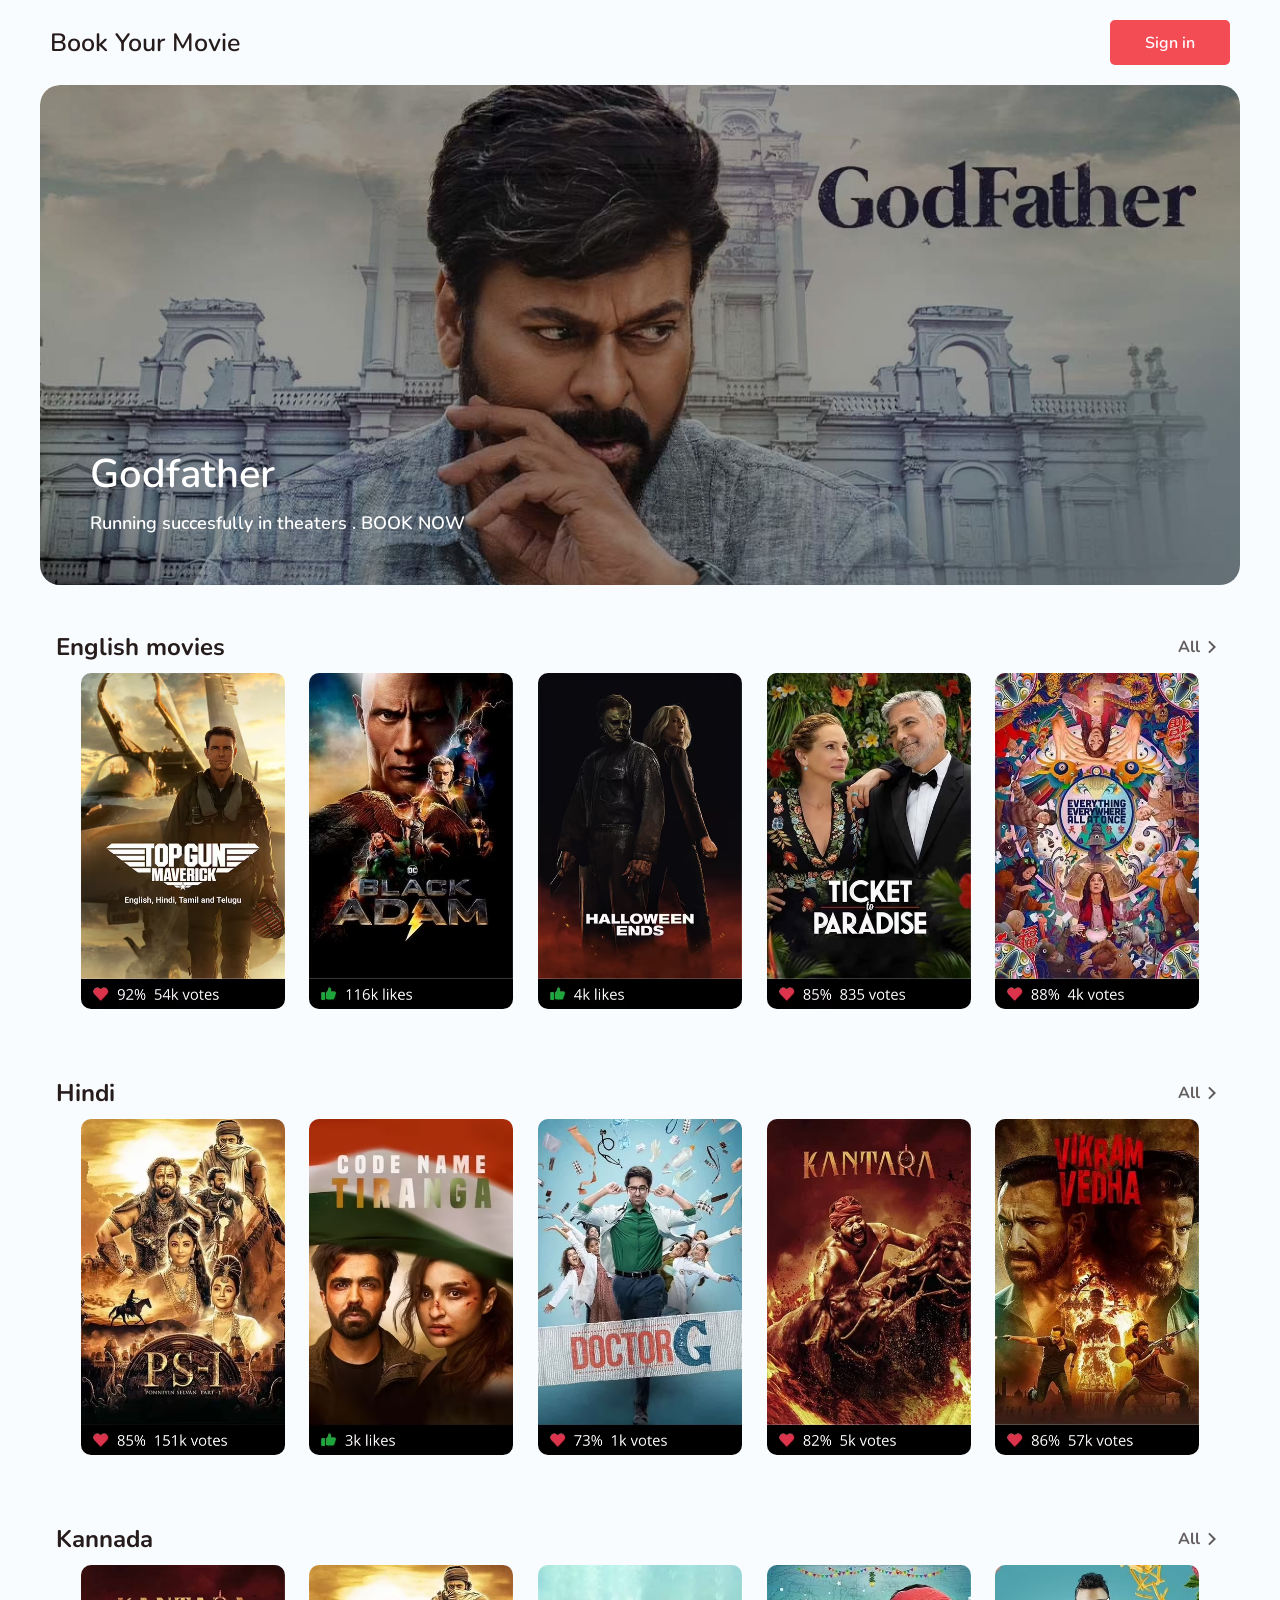
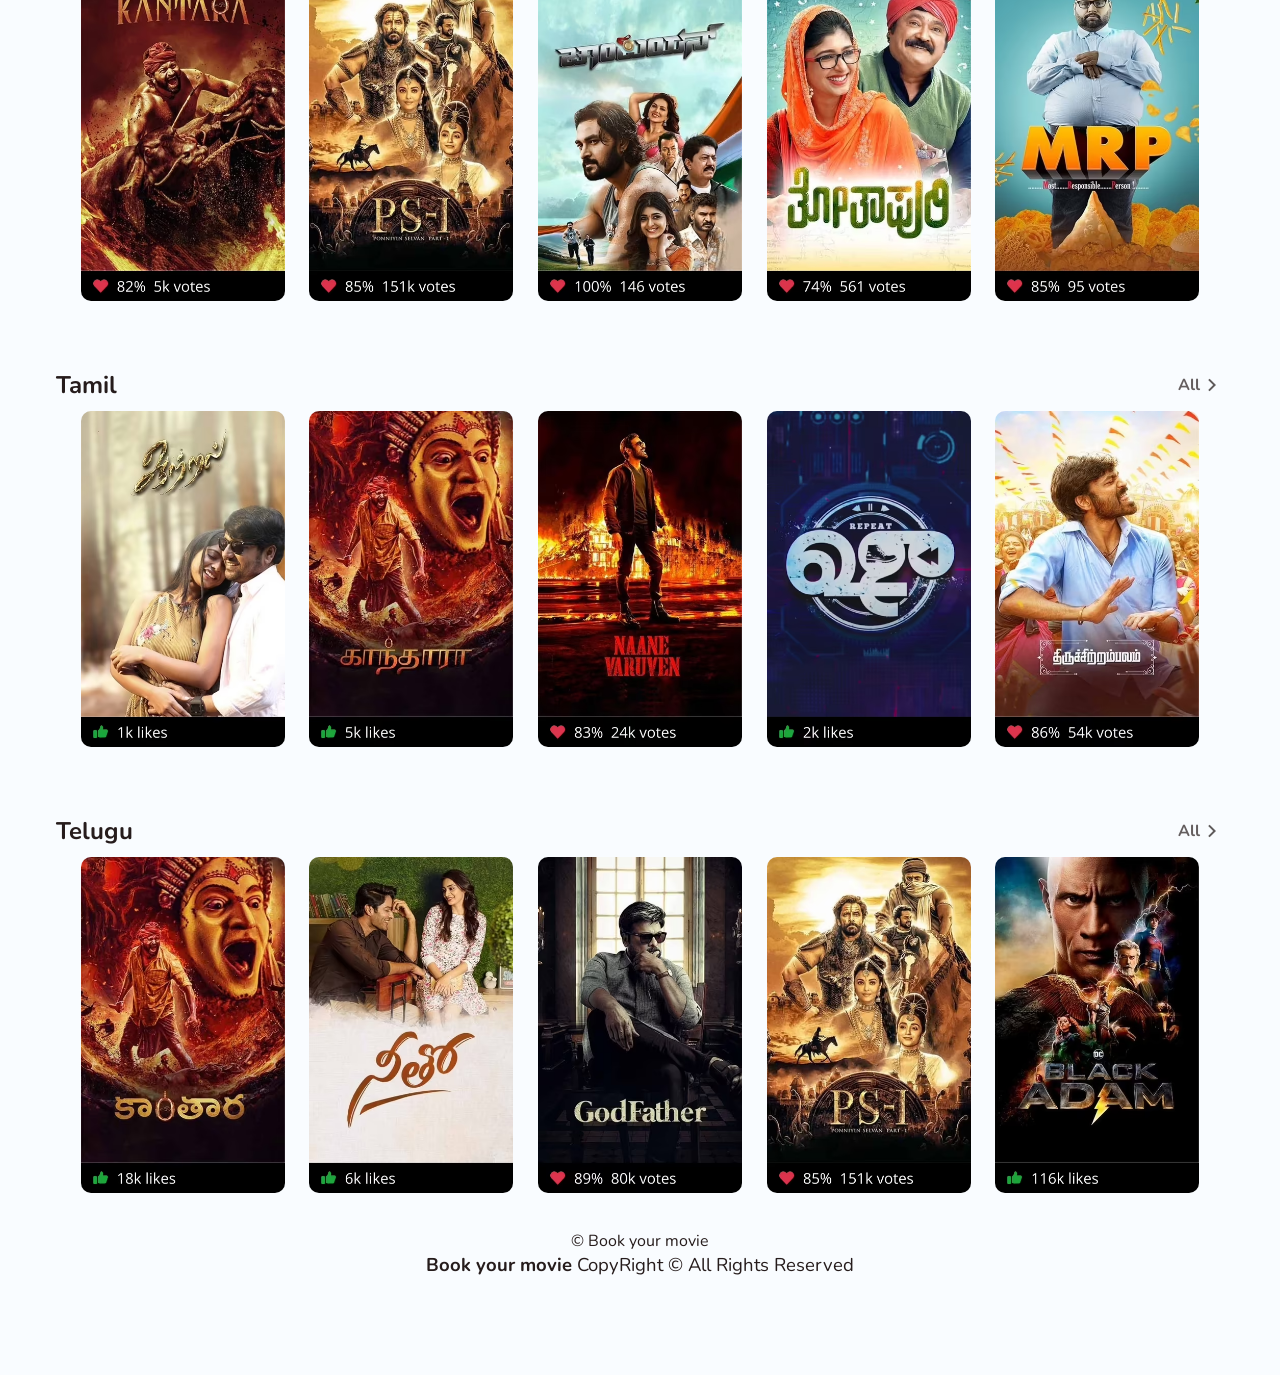
<file: movie-booking-website-main/movie-booking-website-main/bookYourMovie-main/index.html>
<!DOCTYPE html>
<html lang="en">

<head>
    <meta charset="UTF-8">
    <meta http-equiv="X-UA-Compatible" content="IE=edge">
    <meta name="viewport" content="width=device-width, initial-scale=1.0">
    <title>BookYrMovie</title>
    <link rel="stylesheet" href="css/style.css">
</head>

<body>

    <header class="header">
        <div class="container">
            <div class="logo">Book Your Movie</div>
            <!-- <nav class="menu">
                <a href="">
                    <svg fill="rgba(30,23,22,1)" viewBox="0 0 24 24" width="24" height="24" xmlns="http://www.w3.org/2000/svg">
                        <path d="M0 0h24v24H0V0z" fill="none"/>
                        <path d="M4 6.47L5.76 10H20v8H4V6.47M22 4h-4l2 4h-3l-2-4h-2l2 4h-3l-2-4H8l2 4H7L5 4H4c-1.1 0-1.99.9-1.99 2L2 18c0 1.1.9 2 2 2h16c1.1 0 2-.9 2-2V4z"/>
                        </svg>
                    Movies
                </a>

                <a href="">
                    <svg fill="rgba(30,23,22,1)" viewBox="0 0 24 24" width="24" height="24" xmlns="http://www.w3.org/2000/svg">
                        <path d="M0 0h24v24H0V0z" fill="none"/>
                        <path d="M20 4H4c-1.1 0-2 .9-2 2v12c0 1.1.9 2 2 2h16c1.1 0 2-.9 2-2V6c0-1.1-.9-2-2-2zm0 14H4V6h16v12zM6 10h2v2H6zm0 4h8v2H6zm10 0h2v2h-2zm-6-4h8v2h-8z"/>
                        </svg>
                    popular cities
                </a>
                <a href="">
                    <svg fill="#fff" viewBox="0 0 24 24" width="24" height="24" xmlns="http://www.w3.org/2000/svg">
                        <path d="M0 0h24v24H0V0z" fill="none"/>
                        <path d="M12 14c1.66 0 3-1.34 3-3V5c0-1.66-1.34-3-3-3S9 3.34 9 5v6c0 1.66 1.34 3 3 3zm-1-9c0-.55.45-1 1-1s1 .45 1 1v6c0 .55-.45 1-1 1s-1-.45-1-1V5zm6 6c0 2.76-2.24 5-5 5s-5-2.24-5-5H5c0 3.53 2.61 6.43 6 6.92V21h2v-3.08c3.39-.49 6-3.39 6-6.92h-2z"/>
                        </svg>
                        
                    stream
                </a>
                <!-- <a href=""> -->
            <!-- <svg fill="rgba(30,23,22,1)" viewBox="0 0 24 24" width="24" height="24" xmlns="http://www.w3.org/2000/svg">
                        <path d="M0 0h24v24H0V0z" fill="none"/>
                        <path d="M12 1.95c-5.52 0-10 4.48-10 10s4.48 10 10 10h5v-2h-5c-4.34 0-8-3.66-8-8s3.66-8 8-8 8 3.66 8 8v1.43c0 .79-.71 1.57-1.5 1.57s-1.5-.78-1.5-1.57v-1.43c0-2.76-2.24-5-5-5s-5 2.24-5 5 2.24 5 5 5c1.38 0 2.64-.56 3.54-1.47.65.89 1.77 1.47 2.96 1.47 1.97 0 3.5-1.6 3.5-3.57v-1.43c0-5.52-4.48-10-10-10zm0 13c-1.66 0-3-1.34-3-3s1.34-3 3-3 3 1.34 3 3-1.34 3-3 3z"/>
                        </svg>
                        Contact
                </a>
            </nav> -->
            <div class="user-actions">
                <div class="signin" onclick="document.getElementById('id01').style.display='block'">Sign in</div>
            </div>
            <label class="openmenu">=
                <svg fill="rgba(30,23,22,1)" width="32" height="32" viewBox="0 0 24 24"
                    xmlns="http://www.w3.org/2000/svg">
                    <path d="M0 0h24v24H0V0z" fill="none" />
                    <path d="M3 18h18v-2H3v2zm0-5h18v-2H3v2zm0-7v2h18V6H3z" />
                </svg>
            </label>
        </div>
    </header>
    <div onclick="document.getElementById('id01').style.display='block'">
        <!-- login section  -->

        <div id="id01" class="modal">
            <span onclick="document.getElementById('id01').style.display='none'" class="close"
                title="Close Modal">&times;</span>

            <!-- Modal Content -->
            <form class="modal-content animate" action="/BookingPage/index.html">

                <div class="imgcontainer">
                    <b>login to continue</b>
                    <img src="images/userImage/user.png" alt="User" class="avatar">
                </div>

                <div class="container">
                    <label for="uname"><b>Username</b></label>
                    <input type="text" placeholder="Enter Username" name="uname" required>

                    <label for="psw"><b>Password</b></label>
                    <input type="password" placeholder="Enter Password" name="psw" required>

                    <button type="submit">Login</button>
                    <label>
                        <input type="checkbox" checked="checked" name="remember"> Remember me
                    </label>
                </div>

                <div class="container" style="background-color:#f1f1f1">
                    <button type="button" onclick="document.getElementById('id01').style.display='none'"
                        class="cancelbtn">Cancel</button>
                    <span class="psw">Forgot <a href="#">password?</a></span>
                </div>
            </form>
        </div>

        <div class="recommended-movie">
            <div class="container" style="background-image: url(images/godfather.avif);">
                <div class="subtitle">
                    <div class="title">Godfather</div>
                    <div class="about">Running succesfully in theaters . BOOK NOW</div>
                </div>
            </div>
        </div>


        <div class="movie-types">
            <div class="container">
                <h5>English movies <a href="">All<svg xmlns="http://www.w3.org/2000/svg" viewBox="0 0 24 24" width="24"
                            height="24">
                            <path fill="none" d="M0 0h24v24H0z" />
                            <path d="M13.172 12l-4.95-4.95 1.414-1.414L16 12l-6.364 6.364-1.414-1.414z"
                                fill="rgba(30,23,22,1)" />
                        </svg></a></h5>
                <div class="wrapper">

                    <div class="movie" style="background-image: url(images/english/topgun-portrait.avif)"></div>
                    <div class="movie" style="background-image: url(images/english/black-adam-portrait.avif)"></div>
                    <div class="movie" style="background-image: url(images/english/halloween-endportrait.avif)"></div>
                    <div class="movie" style="background-image: url(images/english/ticket-to-paradise-portrait.avif)">
                    </div>
                    <div class="movie" style="background-image: url(images/english/everywherej-portrait.avif)"></div>

                </div>
            </div>
        </div>


        <div class="movie-types">
            <div class="container">
                <h5>Hindi <a href="">All<svg xmlns="http://www.w3.org/2000/svg" viewBox="0 0 24 24" width="24"
                            height="24">
                            <path fill="none" d="M0 0h24v24H0z" />
                            <path d="M13.172 12l-4.95-4.95 1.414-1.414L16 12l-6.364 6.364-1.414-1.414z"
                                fill="rgba(30,23,22,1)" />
                        </svg></a></h5>
                <div class="wrapper">

                    <div class="movie" style="background-image: url(images/hindi/ps1-portrait.avif)"></div>
                    <div class="movie" style="background-image: url(images/hindi/codename-portrait.avif)"></div>
                    <div class="movie" style="background-image: url(images/hindi/Doctor-g-portrait.avif)"></div>
                    <div class="movie" style="background-image: url(images/hindi/kantara-portrait.avif)"></div>
                    <div class="movie" style="background-image: url(images/hindi/vikramveda-portrait.avif)"></div>

                </div>
            </div>
        </div>


        <div class="movie-types">
            <div class="container">
                <h5>Kannada <a href="">All<svg xmlns="http://www.w3.org/2000/svg" viewBox="0 0 24 24" width="24"
                            height="24">
                            <path fill="none" d="M0 0h24v24H0z" />
                            <path d="M13.172 12l-4.95-4.95 1.414-1.414L16 12l-6.364 6.364-1.414-1.414z"
                                fill="rgba(30,23,22,1)" />
                        </svg></a></h5>
                <div class="wrapper">

                    <div class="movie" style="background-image: url(images/hindi/kantara-portrait.avif)"></div>
                    <div class="movie" style="background-image: url(images/hindi/ps1-portrait.avif)"></div>
                    <div class="movie" style="background-image: url(images/kannada/kannada-movie-portrait.avif)"></div>
                    <div class="movie" style="background-image: url(images/kannada/tottapuri-portrait.avif)"></div>
                    <div class="movie" style="background-image: url(images/kannada/mrp-portrait\ \(1\).avif)"></div>

                </div>
            </div>
        </div>



        <div class="movie-types">
            <div class="container">
                <h5>Tamil <a href="">All<svg xmlns="http://www.w3.org/2000/svg" viewBox="0 0 24 24" width="24"
                            height="24">
                            <path fill="none" d="M0 0h24v24H0z" />
                            <path d="M13.172 12l-4.95-4.95 1.414-1.414L16 12l-6.364 6.364-1.414-1.414z"
                                fill="rgba(30,23,22,1)" />
                        </svg></a></h5>
                <div class="wrapper">

                    <div class="movie" style="background-image: url(images/tamil/aatral-portrait.avif)"></div>
                    <div class="movie" style="background-image: url(images/tamil/kandara-portrait.avif)"></div>
                    <div class="movie" style="background-image: url(images/tamil/naane-varuve-portrait.avif)"></div>
                    <div class="movie" style="background-image: url(images/tamil/repeat-portrait.avif)"></div>
                    <div class="movie" style="background-image: url(images/tamil/tiruchambalam-portrait.avif)"></div>

                </div>
            </div>
        </div>


        <div class="movie-types">
            <div class="container">
                <h5>Telugu <a href="">All<svg xmlns="http://www.w3.org/2000/svg" viewBox="0 0 24 24" width="24"
                            height="24">
                            <path fill="none" d="M0 0h24v24H0z" />
                            <path d="M13.172 12l-4.95-4.95 1.414-1.414L16 12l-6.364 6.364-1.414-1.414z"
                                fill="rgba(30,23,22,1)" />
                        </svg></a></h5>
                <div class="wrapper">

                    <div class="movie" style="background-image: url(images/telugu/kandara-portrait.avif)"></div>
                    <div class="movie" style="background-image: url(images/telugu/neeto-portrait.avif)"></div>
                    <div class="movie" style="background-image: url(images/telugu/god-father-portrait.avif)"></div>
                    <div class="movie" style="background-image: url(images/hindi/ps1-portrait.avif)"></div>
                    <div class="movie" style="background-image: url(images/english/black-adam-portrait.avif)"></div>

                </div>
            </div>
        </div>

        <footer class="footer">
            <div class="container">
                <div class="Copyright">
                    © Book your movie
                </div>
                <div class="text">
                    <b>Book your movie</b> CopyRight © All Rights Reserved
                </div>
            </div>
        </footer>
        <div class="mobile-menu">
            <div class="head">
                <div class="logo">Book your Movie</div>
                <label class="closemenu">
                    <svg fill="rgba(30,23,22,1)" width="32" height="32" viewBox="0 0 24 24"
                        xmlns="http://www.w3.org/2000/svg">
                        <path d="M0 0h24v24H0V0z" fill="none" />
                        <path
                            d="M19 6.41L17.59 5 12 10.59 6.41 5 5 6.41 10.59 12 5 17.59 6.41 19 12 13.41 17.59 19 19 17.59 13.41 12 19 6.41z" />
                    </svg>

                </label>

            </div>
            <nav class="menu">
                <a href="">
                    <svg fill="rgba(30,23,22,1)" viewBox="0 0 24 24" width="24" height="24"
                        xmlns="http://www.w3.org/2000/svg">
                        <path d="M0 0h24v24H0V0z" fill="none" />
                        <path
                            d="M4 6.47L5.76 10H20v8H4V6.47M22 4h-4l2 4h-3l-2-4h-2l2 4h-3l-2-4H8l2 4H7L5 4H4c-1.1 0-1.99.9-1.99 2L2 18c0 1.1.9 2 2 2h16c1.1 0 2-.9 2-2V4z" />
                    </svg>
                    Movies
                </a>


                <a href="">
                    <svg fill="rgba(30,23,22,1)" viewBox="0 0 24 24" width="24" height="24"
                        xmlns="http://www.w3.org/2000/svg">
                        <path d="M0 0h24v24H0V0z" fill="none" />
                        <path
                            d="M20 4H4c-1.1 0-2 .9-2 2v12c0 1.1.9 2 2 2h16c1.1 0 2-.9 2-2V6c0-1.1-.9-2-2-2zm0 14H4V6h16v12zM6 10h2v2H6zm0 4h8v2H6zm10 0h2v2h-2zm-6-4h8v2h-8z" />
                    </svg>
                    popular cities
                </a>
                <a href="">
                    <svg fill="rgba(30,23,22,1)" viewBox="0 0 24 24" width="24" height="24"
                        xmlns="http://www.w3.org/2000/svg">
                        <path d="M0 0h24v24H0V0z" fill="none" />
                        <path
                            d="M12 14c1.66 0 3-1.34 3-3V5c0-1.66-1.34-3-3-3S9 3.34 9 5v6c0 1.66 1.34 3 3 3zm-1-9c0-.55.45-1 1-1s1 .45 1 1v6c0 .55-.45 1-1 1s-1-.45-1-1V5zm6 6c0 2.76-2.24 5-5 5s-5-2.24-5-5H5c0 3.53 2.61 6.43 6 6.92V21h2v-3.08c3.39-.49 6-3.39 6-6.92h-2z" />
                    </svg>

                    stream
                </a>
                <a href="">
                    <svg fill="rgba(30,23,22,1)" viewBox="0 0 24 24" width="24" height="24"
                        xmlns="http://www.w3.org/2000/svg">
                        <path d="M0 0h24v24H0V0z" fill="none" />
                        <path
                            d="M12 1.95c-5.52 0-10 4.48-10 10s4.48 10 10 10h5v-2h-5c-4.34 0-8-3.66-8-8s3.66-8 8-8 8 3.66 8 8v1.43c0 .79-.71 1.57-1.5 1.57s-1.5-.78-1.5-1.57v-1.43c0-2.76-2.24-5-5-5s-5 2.24-5 5 2.24 5 5 5c1.38 0 2.64-.56 3.54-1.47.65.89 1.77 1.47 2.96 1.47 1.97 0 3.5-1.6 3.5-3.57v-1.43c0-5.52-4.48-10-10-10zm0 13c-1.66 0-3-1.34-3-3s1.34-3 3-3 3 1.34 3 3-1.34 3-3 3z" />
                    </svg>
                    Contact
                </a>

            </nav>
            <div class="user-actions">
                <div class="signin">Sign in</div>
            </div>
        </div>
    </div>
    <script src="js/script.js"></script>
</body>

</html>
</file>
<file: movie-booking-website-main/movie-booking-website-main/bookYourMovie-main/css/style.css>
@import url('https://fonts.googleapis.com/css2?family=Nunito:wght@200;300;400;600&display=swap');

* {
    margin: 0;
    padding: 0;
    box-sizing: border-box;
    font-family: 'Nunito', sans-serif;
}



:root {
    --primary-color: #f34c55;
    --secondary-color: #f9fcff;
    --backdrop-color: #fff;
    --text-color: #261c1c;

}

body {
    background-color: var(--secondary-color);
}

.header {
    width: 100%;
    height: 85px;
    background-color: var(--secondary-color);
    position: relative;
}

.header .container {
    width: 1200px;
    height: 85px;
    position: relative;
    margin: auto;
    display: flex;
    justify-content: space-between;
    align-items: center;
    padding-right: 10px;
    padding-left: 10px;
}

.header .container .logo {
    color: var(--text-color);
    font-size: 25px;
    font-family: 'Nunito', sans-serif;
    font-weight: 600;
    cursor: pointer;
}

.header .container label {
    width: 32px;
    height: 32px;
    opacity: 0;
    visibility: hidden;
    display: none;
}

.header .container .menu {
    display: flex;
    flex-direction: row;
    margin-top: 1px;
}

.header .container .menu a {
    display: flex;
    justify-content: space-between;
    flex-direction: column;
    align-items: center;
    text-decoration: none;
    color: var(--text-color);
    font-family: 'Nunito', sans-serif;
    font-weight: 600;
    font-size: 15px;
    margin-right: 35px;
    transition: 150ms color ease-in-out;
}

.header .container .menu a svg {
    margin-bottom: 5px;
}

.header .container .menu a:hover {
    color: var(--primary-color);
}

.header .container .menu a svg {
    transition: 150ms fill ease-in-out;
}

.header .container .menu a:hover svg {
    fill: var(--primary-color) !important;
}

.header .container .user-actions .signin {
    width: 120px;
    height: 45px;
    background-color: #f34c55;
    color: var(--backdrop-color);
    display: flex;
    justify-content: center;
    align-items: center;
    border-radius: 5px;
    cursor: pointer;
    font-weight: 600;
    transition: 200ms background-color ease-in-out;
}

.header .container .user-actions .signin:hover {
    background-color: #f34c54e1;
}

/* login section */

input[type=text],
input[type=password] {
    width: 100%;
    padding: 12px 20px;
    margin: 8px 0;
    display: inline-block;
    border: 1px solid #ccc;
    box-sizing: border-box;
}

/* Set a style for all buttons */
button {
    background-color: #04AA6D;
    color: white;
    padding: 14px 20px;
    margin: 8px 0;
    border: none;
    cursor: pointer;
    width: 100%;
}

button:hover {
    opacity: 0.8;
}

/* Extra styles for the cancel button */
.cancelbtn {
    width: auto;
    padding: 10px 18px;
    background-color: #f44336;
}

/* Center the image and position the close button */
.imgcontainer {
    text-align: center;
    margin: 24px 0 12px 0;
    position: relative;
    display: flex;
    flex-direction: column;
    align-items: center;
}

img.avatar {
    width: 40%;
    border-radius: 50%;
}

.container {
    padding: 16px;
}

span.psw {
    float: right;
    padding-top: 16px;
}


/* The Modal (background) */
.modal {
    display: none;
    /* Hidden by default */
    position: fixed;
    /* Stay in place */
    z-index: 1;
    /* Sit on top */
    left: 0;
    top: 0;
    width: 100%;
    /* Full width */
    height: 100%;
    /* Full height */
    overflow: auto;
    /* Enable scroll if needed */
    background-color: rgb(0, 0, 0);
    /* Fallback color */
    background-color: rgba(0, 0, 0, 0.4);
    /* Black w/ opacity */
    padding-top: 60px;
}

/* Modal Content/Box */
.modal-content {
    background-color: #fefefe;
    margin: 5px auto;
    /* 15% from the top and centered */
    border: 1px solid #888;
    width: 27%;
    /* Could be more or less, depending on screen size */
}

.modal-content .imgcontainer b {
    padding-bottom: 10px;
}

/* The Close Button */
.close {
    /* Position it in the top right corner outside of the modal */
    position: absolute;
    right: 25px;
    top: 0;
    color: #000;
    font-size: 35px;
    font-weight: bold;
}

/* Close button on hover */
.close:hover,
.close:focus {
    color: red;
    cursor: pointer;
}

/* Add Zoom Animation */
.animate {
    -webkit-animation: animatezoom 0.6s;
    animation: animatezoom 0.6s
}

@-webkit-keyframes animatezoom {
    from {
        -webkit-transform: scale(0)
    }

    to {
        -webkit-transform: scale(1)
    }
}

@keyframes animatezoom {
    from {
        transform: scale(0)
    }

    to {
        transform: scale(1)
    }
}


.receommended-movie {
    width: 100%;
    height: 515px;
    position: relative;
    margin-top: 15px;

}

.recommended-movie .container {
    width: 1200px;
    height: 500px;
    position: relative;
    background-color: var(--backdrop-color);
    margin: auto;
    border-radius: 20px;
    background-repeat: no-repeat;
    background-position: center;
    background-repeat: no-repeat;
    background-size: cover;
    opacity: 1;
    cursor: pointer;
    overflow: hidden;
}

.recommended-movie .container::before {
    content: '';
    width: 1200px;
    height: 500px;
    position: absolute;
    top: 0;
    left: 0;
    background-color: rgba(0, 0, 0, 0.4);
    border-radius: 20px;

}

.recommended-movie .container .subtitle {
    position: absolute;
    bottom: 50px;
    left: 50px;
    font-family: 'Nunito', sans-serif;
    font-weight: 600;
    color: var(--backdrop-color) !important;
}

.recommended-movie .container .subtitle .title {
    margin-bottom: 10px;
    font-size: 40px;
}

.recommended-movie .container .subtitle .about {
    font-size: 18px;
}



.movie-types {
    width: 100%;
    height: 416px;
    position: relative;
    margin-top: 30px;
}

.movie-types .container {
    width: 1200px;
    height: 416px;
    margin: auto;
    display: flex;
    flex-direction: column;
}

.movie-types .container h5 {
    color: var(--text-color);
    font-family: 'Nunito', sans-serif;
    font-size: 24px;
    margin-bottom: 10px;
    display: flex;
    justify-content: space-between;
    align-items: center;
}

.movie-types .container h5 a {
    color: var(--text-color);
    font-family: 'Nunito', sans-serif;
    font-size: 16px;
    text-decoration: none;
    opacity: .7;
    display: flex;
    justify-content: center;
    align-items: center;
    transition: 100ms opacity ease-in-out;

}

.movie-types .container h5 a:hover {
    opacity: 1;
}

.movie-types .container .wrapper {
    display: flex;
    flex-direction: row;
    justify-content: space-evenly;
}

.movie-types .container .wrapper .movie {
    width: 204px;
    height: 336px;
    background-color: #3d3c44;
    border-radius: 10px;
    cursor: pointer;
    background-repeat: no-repeat;
    background-position: center;
    background-size: cover;
    position: relative;
}

.movie-types .container .wrapper .movie::before {
    content: '';
    width: 100%;
    height: 100%;
    position: absolute;
    background-color: #171d2275;
    border-radius: 10px;
    top: 0;
    left: 0;
    transition: 200ms opacity ease-in-out;
    opacity: 0;
}

.movie-types .container .wrapper .movie:hover::before {
    opacity: 1;
}

.footer {
    width: 100%;
    height: auto;
    position: relative;
    margin-top: 10px;

}

.footer .container {
    width: 1200px;
    height: 150px;
    position: relative;
    margin: auto;
    color: var(--text-color);
    display: flex;
    align-items: center;
    text-align: center;
    flex-direction: column;
    padding: 5px;
}

.footer .container .copyright {
    margin-bottom: 5px;
    font-size: 20px;
    color: var(--primary-color);

}

.footer .container .text {
    margin-bottom: 10px;
    font-size: 18.5px;

}



.mobile-menu.active {
    opacity: 1;
    visibility: visible;
}

.mobile-menu {
    position: fixed;
    top: 0;
    left: 0;
    width: 100%;
    min-height: 100vh;
    z-index: 30;
    background: var(--backdrop-color);
    display: flex;
    align-items: center;
    justify-content: space-between;
    opacity: 0;
    visibility: hidden;
    flex-direction: column;
    transition: 200ms all;
}

.mobile-menu .menu {
    display: flex;
    justify-content: center;
    flex-direction: column;
}

.mobile-menu .menu a {
    display: flex;
    justify-content: space-between;
    flex-direction: column;
    align-items: center;
    text-decoration: none;
    color: var(--text-color);
    font-family: 'Nunito', sans-serif;
    font-weight: 600;
    font-size: 15px;
    margin-top: 35px;
}

.mobile-menu .menu a:first-child {
    margin-top: 0;
}

.mobile-menu .menu a svg {
    margin-bottom: 5px;
}

.mobile-menu .menu a:hover {
    color: var(--primary-color);
}

.mobile-menu .menu a:hover svg {
    fill: var(--primary-color) !important;
}

.mobile-menu .head {
    width: 100%;
    height: auto;
    color: var(--text-color);
    font-size: 25px;
    font-family: 'Nunito', sans-serif;
    font-weight: 600;
    cursor: pointer;
    position: relative;
    display: flex;
    align-items: center;
    padding-top: 22px;
    padding-left: 15px;
    padding-right: 20px;
    justify-content: space-between;

}

.mobile-menu .user-actions .signin {
    width: 120px;
    height: 45px;
    background-color: #f34c55;
    color: var(--text-color);
    display: flex;
    justify-content: center;
    align-items: center;
    border-radius: 5px;
    cursor: pointer;
    font-weight: 600;
    transition: 200ms background-color ease-in-out;
    margin-bottom: 40px;
}

.mobile-menu .user-actions .signin:hover {
    background-color: #f34c54e1;
}

.mobile-menu .head label {
    width: 32px;
    height: 32px;

}

@media only screen and (max-width: 1200px) {
    .header .container {
        width: 1000px;
    }

    .recommended-movie .container {
        width: 1000px;
    }

    .movie-types .container {
        width: 1000px;
    }

    .movie-types .container .wrapper .movie:nth-child(5) {
        display: none;
    }

    .footer .container {
        width: 1000px;
    }
}


@media only screen and (max-width: 1000px) {
    .header .container {
        width: 800px;
    }

    .recommended-movie .container {
        width: 800px;
    }

    .movie-types .container {
        width: 800px;
    }

    .movie-types .container .wrapper .movie:nth-child(4) {
        display: none;
    }

    .footer .container {
        width: 800px;
    }
}

@media only screen and (max-width: 800px) {
    .header .container {
        width: 600px;
    }

    .header .container .menu {
        display: none;
    }

    .header .container .user-actions {
        display: none;
    }

    .header .container label {
        opacity: 1;
        visibility: visible;
        display: block;
    }

    .recommended-movie .container {
        width: 600px;
    }

    .recommended-movie .container {
        height: 450px;
    }

    .movie-types .container {
        width: 600px;
    }

    .movie-types .container .wrapper {
        justify-content: space-around;
    }

    .movie-types .container .wrapper .movie:nth-child(3) {
        display: none;
    }

    .footer .container {
        width: 600px;
    }
}

@media only screen and (max-width: 600px) {
    .header .container {
        width: 550px;
    }

    .header .container .menu {
        display: none;
    }

    .recommended-movie .container {
        width: 550px;
    }

    .recommended-movie .container {
        height: 400px;

    }

    .recommended-movie .container .subtitle .title {
        font-size: 35px;

    }

    .movie-types .container {
        width: 550px;
    }

    .movie-types .container .wrapper {
        justify-content: space-around;
    }

    .movie-types .container .wrapper .movie:nth-child(3) {
        display: none;
    }

    .footer .container {
        width: 550px;
    }
}


@media only screen and (max-width: 550px) {
    .header .container {
        width: 500px;
    }

    .header .container .menu {
        display: none;
    }

    .recommended-movie .container {
        width: 500px;
    }

    .recommended-movie .container {
        height: 400px;

    }

    .recommended-movie .container .subtitle {
        left: 40px;
        bottom: 40px;

    }

    .recommended-movie .container .subtitle .title {
        font-size: 35px;

    }

    .movie-types .container {
        width: 500px;
    }

    .movie-types .container .wrapper {
        justify-content: space-around;
    }

    .movie-types .container .wrapper .movie:nth-child(3) {
        display: none;
    }

    .footer .container {
        width: 500px;
    }
}


@media only screen and (max-width: 500px) {
    .header .container {
        width: 450px;
    }

    .header .container .menu {
        display: none;
    }

    .recommended-movie .container {
        width: 450px;
    }

    .recommended-movie .container {
        height: 350px;

    }

    .recommended-movie .container .subtitle {
        left: 40px;
        bottom: 40px;

    }

    .recommended-movie .container .subtitle .title {
        font-size: 30px;

    }

    .movie-types .container {
        width: 450px;
    }

    .movie-types .container .wrapper {
        justify-content: space-between !important;
    }

    .movie-types .container .wrapper .movie {
        width: 210px;
        height: 320px;
    }

    .movie-types .container .wrapper .movie:nth-child(3) {
        display: none;
    }

    .footer .container {
        width: 450px;
    }
}



@media only screen and (max-width: 450px) {
    .header .container {
        width: 400px;
    }

    .header .container .menu {
        display: none;
    }

    .recommended-movie .container {
        width: 400px;
    }

    .recommended-movie .container {
        height: 300px;

    }

    .recommended-movie .container .subtitle {
        left: 40px;
        bottom: 40px;

    }

    .recommended-movie .container .subtitle .title {
        font-size: 30px;

    }

    .movie-types .container {
        width: 400px;
    }

    .movie-types .container .wrapper {
        justify-content: space-around;
    }

    .movie-types {
        height: 380px;
    }

    .movie-types .container .wrapper .movie {
        width: 190px;
        height: 300px;
    }

    .movie-types .container .wrapper .movie:nth-child(3) {
        display: none;
    }

    .footer .container {
        width: 400px;
    }
}



@media only screen and (max-width: 400px) {
    .header .container {
        width: 350px;
    }

    .header .container .menu {
        display: none;
    }

    .recommended-movie .container {
        width: 350px;
    }

    .recommended-movie .container {
        height: 300px;

    }

    .recommended-movie .container .subtitle {
        left: 30px;
        bottom: 30px;

    }

    .recommended-movie .container .subtitle .title {
        font-size: 25px;

    }

    .recommended-movie .container .subtitle .about {
        font-size: 16px;

    }

    .movie-types .container {
        width: 350px;
    }

    .movie-types .container .wrapper {
        justify-content: space-around;
    }

    .movie-types {
        height: 330px;
    }

    .movie-types .container h5 {
        font-size: 20px;
    }

    .movie-types .container .wrapper .movie {
        width: 170px;
        height: 275px;
    }

    .movie-types .container .wrapper .movie:nth-child(3) {
        display: none;
    }

    .footer .container {
        width: 350px;
    }
}


@media only screen and (max-width: 350px) {
    .header .container {
        width: 320px;
    }

    .header .container .menu {
        display: none;
    }

    .recommended-movie .container {
        width: 320px;
    }

    .recommended-movie .container {
        height: 300px;

    }

    .recommended-movie .container .subtitle {
        left: 30px;
        bottom: 30px;

    }

    .recommended-movie .container .subtitle .title {
        font-size: 25px;

    }

    .recommended-movie .container .subtitle .about {
        font-size: 16px;

    }

    .movie-types .container {
        width: 320px;
    }

    .movie-types .container .wrapper {
        justify-content: space-around;
    }

    .movie-types {
        height: 310px;
    }

    .movie-types .container h5 {
        font-size: 18px;
    }

    .movie-types .container .wrapper .movie {
        width: 155px;
        height: 245px;
    }

    .movie-types .container .wrapper .movie:nth-child(3) {
        display: none;
    }

    .footer .container {
        width: 320px;
    }
}
</file>
